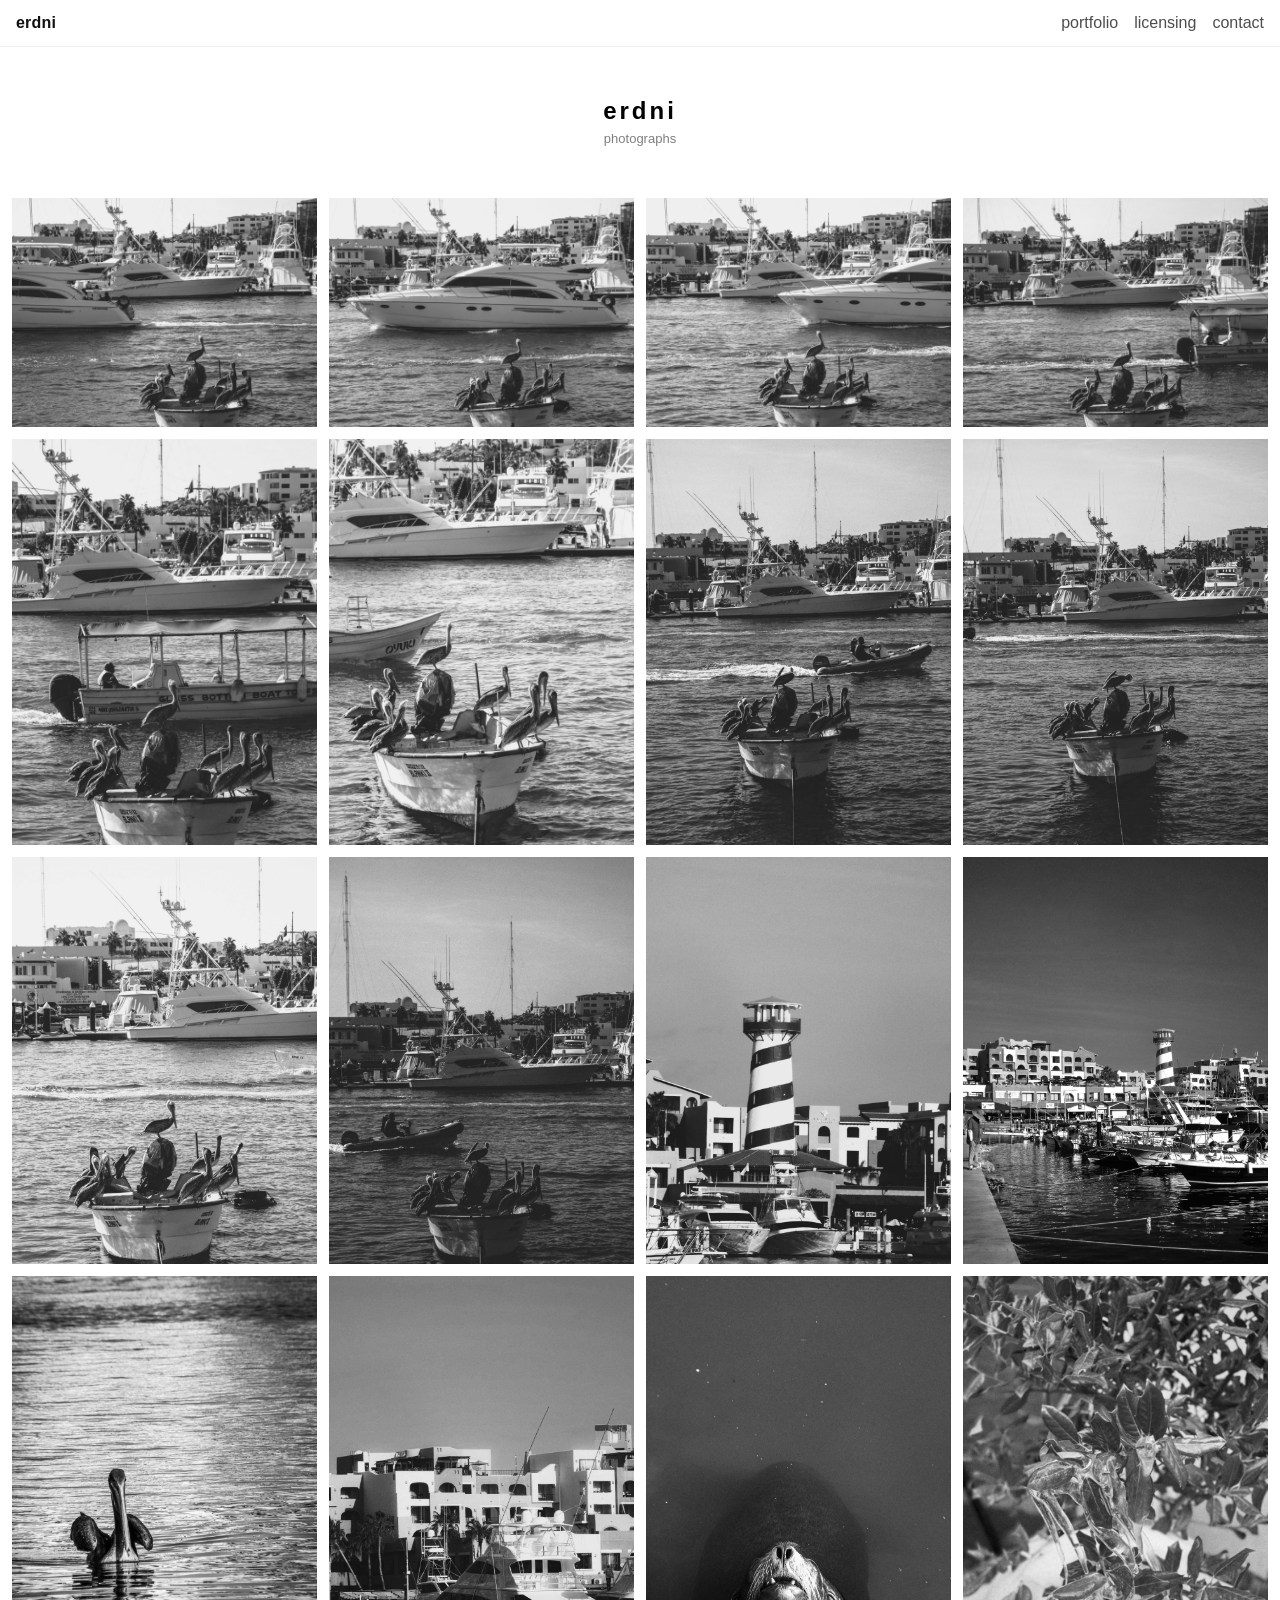
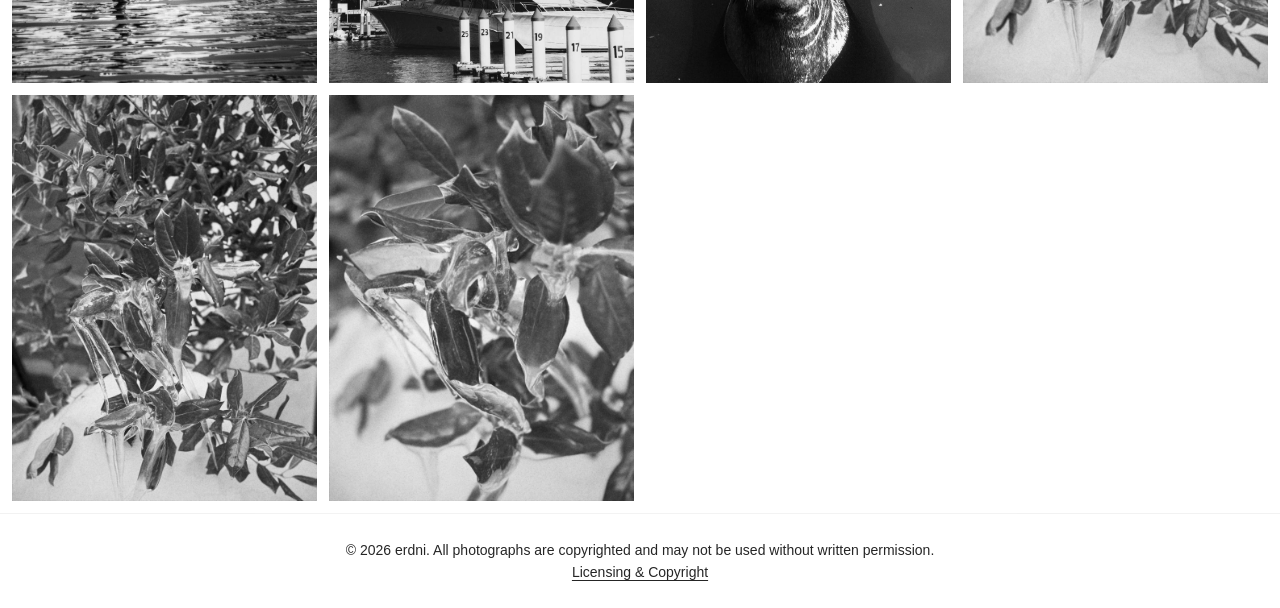
<file: index.html>
<!DOCTYPE html>
<html lang="en">
<head>
  <meta charset="UTF-8">
  <meta name="viewport" content="width=device-width, initial-scale=1">

  <title>erdni — portfolio</title>

  <meta name="copyright" content="© erdni. All rights reserved.">
  <link rel="stylesheet" href="style.css">
</head>
<body>

  <!-- ✅ Новая шапка-навигация (вместо “зелёного” блока) -->
  <header class="site-header">
    <a class="brand" href="/">erdni</a>
    <nav class="nav">
      <a href="#gallery">portfolio</a>
      <a href="/licensing.html">licensing</a>
      <a href="mailto:erdneev1909@icloud.com">contact</a>
    </nav>
  </header>

  <!-- ✅ Ваш “белый” блок оставляем (только дали класс для стилизации) -->
  <header class="hero">
    <h1>erdni</h1>
    <p>photographs</p>
  </header>

  <!-- 👇 id нужен JS -->
  <main class="gallery" id="gallery">
    <img src="images/1.jpg" alt="photo 1">
    <img src="images/2.jpg" alt="photo 2">
    <img src="images/3.jpg" alt="photo 3">
    <img src="images/4.jpg" alt="photo 4">
    <img src="images/5.jpg" alt="photo 5">
    <img src="images/6.jpg" alt="photo 6">
    <img src="images/7.jpg" alt="photo 7">
    <img src="images/8.jpg" alt="photo 8">
    <img src="images/9.jpg" alt="photo 9">
    <img src="images/10.jpg" alt="photo 10">
    <img src="images/11.jpg" alt="photo 11">
    <img src="images/12.jpg" alt="photo 12">
    <img src="images/13.jpg" alt="photo 13">
    <img src="images/14.jpg" alt="photo 14">
    <img src="images/15.jpg" alt="photo 15">
    <img src="images/16.jpg" alt="photo 16">
    <img src="images/17.jpg" alt="photo 17">
    <img src="images/18.jpg" alt="photo 18">
  </main>

  <!-- ✅ Футер с авторским правом -->
  <footer class="site-footer">
    <p>© <span id="y"></span> erdni. All photographs are copyrighted and may not be used without written permission.</p>
    <p><a href="/licensing.html">Licensing &amp; Copyright</a></p>
  </footer>

  <!-- 👇 модальное окно -->
  <div id="lightbox">
    <img id="lightbox-img" alt="">
  </div>

  <script>
    document.getElementById('y').textContent = new Date().getFullYear();
  </script>

  <!-- 👇 подключаем JS -->
  <script src="script.js"></script>
</body>
</html>
</file>
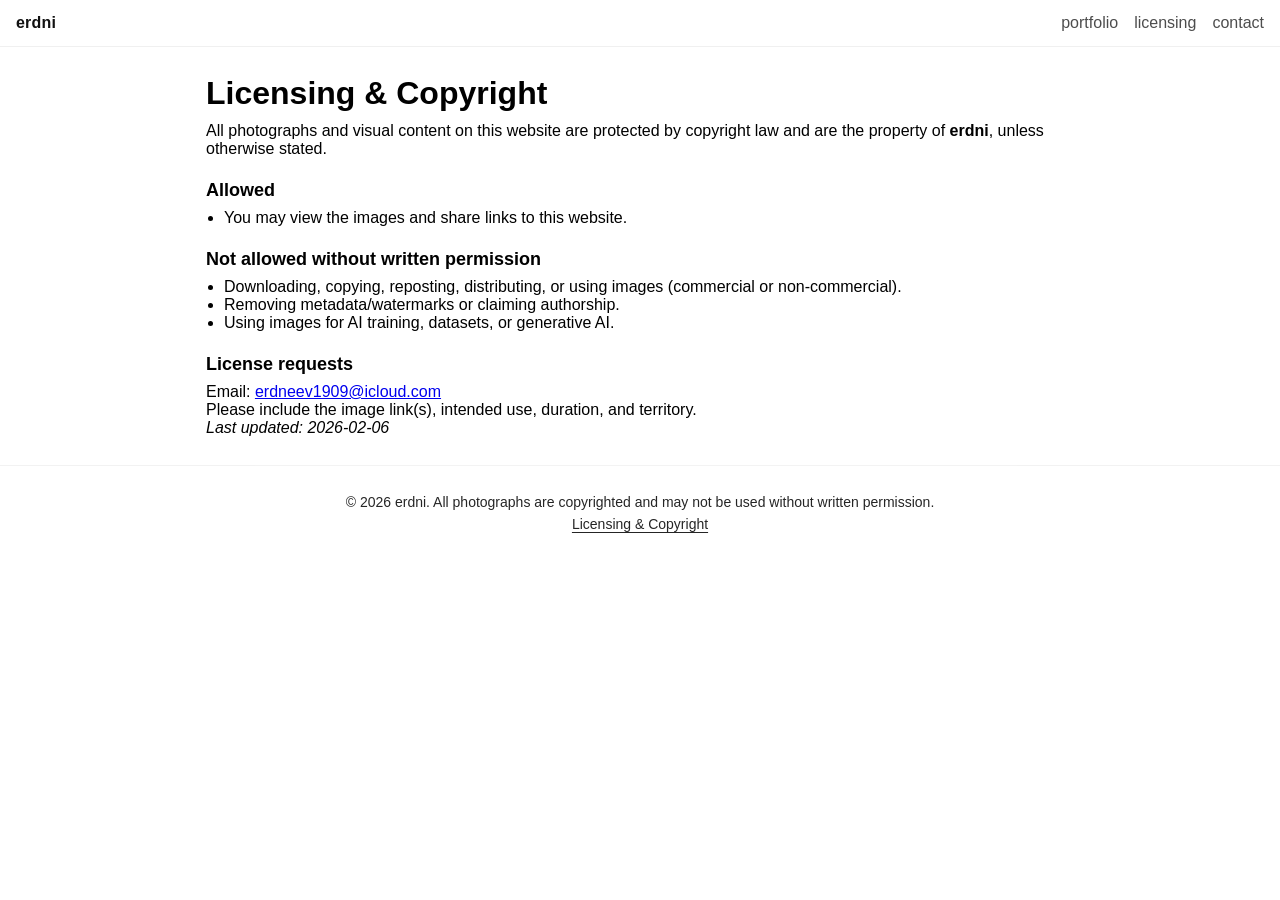
<file: licensing.html>
<!doctype html>
<html lang="en">
<head>
  <meta charset="utf-8" />
  <meta name="viewport" content="width=device-width,initial-scale=1" />
  <title>Licensing & Copyright — erdni</title>

  <meta name="copyright" content="© erdni. All rights reserved.">
  <link rel="stylesheet" href="style.css">
</head>
<body>

  <header class="site-header">
    <a class="brand" href="/">erdni</a>
    <nav class="nav">
      <a href="/#gallery">portfolio</a>
      <a href="/licensing.html">licensing</a>
      <a href="mailto:erdneev1909@icloud.com">contact</a>
    </nav>
  </header>

  <main class="license wrap">
    <h1>Licensing &amp; Copyright</h1>

    <p>
      All photographs and visual content on this website are protected by copyright law and are the property of
      <strong>erdni</strong>, unless otherwise stated.
    </p>

    <h2>Allowed</h2>
    <ul>
      <li>You may view the images and share links to this website.</li>
    </ul>

    <h2>Not allowed without written permission</h2>
    <ul>
      <li>Downloading, copying, reposting, distributing, or using images (commercial or non-commercial).</li>
      <li>Removing metadata/watermarks or claiming authorship.</li>
      <li>Using images for AI training, datasets, or generative AI.</li>
    </ul>

    <h2>License requests</h2>
    <p>
      Email: <a href="mailto:erdneev1909@icloud.com">erdneev1909@icloud.com</a><br />
      Please include the image link(s), intended use, duration, and territory.
    </p>

    <p><em>Last updated: 2026-02-06</em></p>
  </main>

  <footer class="site-footer">
    <p>© <span id="y"></span> erdni. All photographs are copyrighted and may not be used without written permission.</p>
    <p><a href="/licensing.html">Licensing &amp; Copyright</a></p>
  </footer>

  <script>
    document.getElementById('y').textContent = new Date().getFullYear();
  </script>

</body>
</html>
</file>
<file: style.css>
/* reset */
* {
  margin: 0;
  padding: 0;
  box-sizing: border-box;
}

/* base */
body {
  background: #fff;
  color: #000;
  font-family: Arial, sans-serif;
}

/* ===== NAV HEADER (new) ===== */
.site-header{
  position: sticky;
  top: 0;
  z-index: 50;

  display: flex;
  align-items: center;
  justify-content: space-between;
  gap: 12px;

  padding: 14px 16px;
  background: rgba(255,255,255,.85);
  backdrop-filter: blur(10px);
  border-bottom: 1px solid rgba(0,0,0,.06);
}

.brand{
  text-decoration: none;
  color: #111;
  font-weight: 700;
  letter-spacing: .2px;
  text-transform: lowercase;
}

.nav{
  display: flex;
  gap: 16px;
}

.nav a{
  text-decoration: none;
  color: #111;
  opacity: .75;
  font-weight: 500;
  text-transform: lowercase;
}

.nav a:hover{ opacity: 1; }

@media (max-width: 700px){
  .nav{ gap: 12px; font-size: 14px; }
}

/* ===== HERO (your old header styles moved here) ===== */
.hero {
  text-align: center;
  padding: 50px 0 40px;
}

.hero h1 {
  font-size: 24px;
  letter-spacing: 3px;
  text-transform: lowercase;
}

.hero p {
  font-size: 13px;
  opacity: 0.5;
  margin-top: 6px;
}

/* gallery grid */
.gallery {
  display: grid;
  grid-template-columns: repeat(auto-fit, minmax(280px, 1fr));
  gap: 12px;
  padding: 12px;
}

/* images */
.gallery img {
  width: 100%;
  height: 100%;
  object-fit: cover;
  display: block;
  cursor: zoom-in;
  transition: transform 0.3s ease, opacity 0.3s ease;
}

/* subtle hover (очень аккуратно) */
.gallery img:hover {
  transform: scale(1.015);
  opacity: 0.95;
}

/* ===== FOOTER (new) ===== */
.site-footer{
  padding: 22px 16px;
  border-top: 1px solid rgba(0,0,0,.06);
  font-size: 14px;
  opacity: .85;
  text-align: center;
}

.site-footer p{ margin: 6px 0; }

.site-footer a{
  color: inherit;
  text-decoration: underline;
  text-underline-offset: 3px;
}

/* ===== LICENSING PAGE (optional but recommended) ===== */
.wrap{ max-width: 900px; margin: 0 auto; }
.license{ padding: 28px 16px; }
.license h1{ margin: 0 0 10px; }
.license h2{ margin: 22px 0 8px; font-size: 18px; }
.license ul{ margin: 8px 0 0 18px; }

/* LIGHTBOX */
#lightbox {
  position: fixed;
  inset: 0;
  background: rgba(0,0,0,0.92);
  display: none;
  align-items: center;
  justify-content: center;
  z-index: 999;
}

#lightbox.show {
  display: flex;
}

#lightbox img {
  max-width: 92%;
  max-height: 92%;
  cursor: zoom-out;
}

/* mobile tweaks */
@media (max-width: 600px) {
  .hero {
    padding: 30px 0;
  }

  .hero h1 {
    font-size: 20px;
  }
}
</file>
